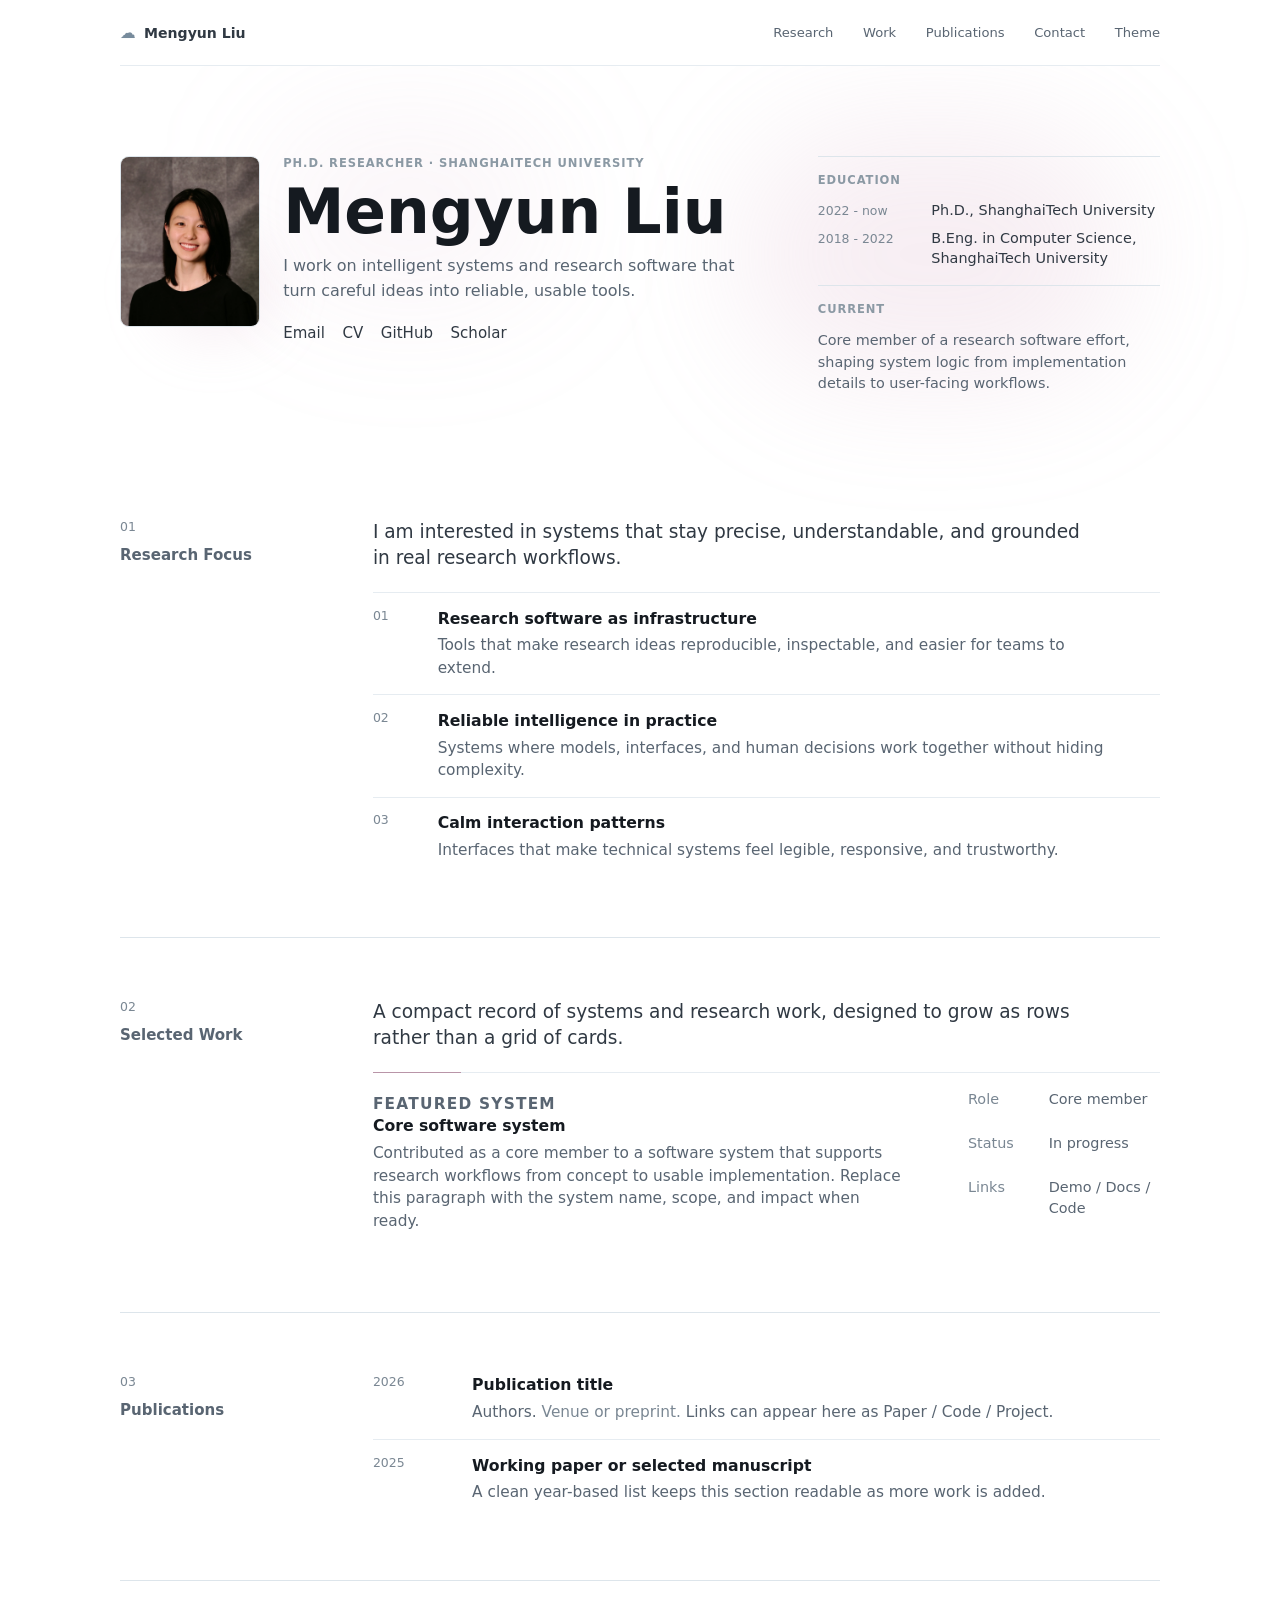
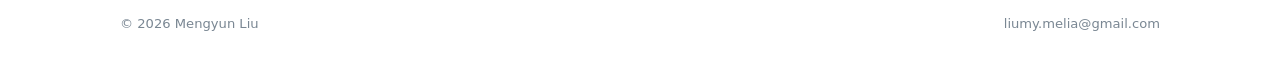
<file: index.html>
<!doctype html>
<html lang="en">
  <head>
    <meta charset="utf-8">
    <meta name="viewport" content="width=device-width, initial-scale=1">
    <title>Mengyun Liu</title>
    <meta
      name="description"
      content="Mengyun Liu is a Ph.D. researcher at ShanghaiTech University working on intelligent systems and research software."
    >
    <link
      rel="icon"
      href="data:image/svg+xml,<svg xmlns=%22http://www.w3.org/2000/svg%22 viewBox=%220 0 100 100%22><text y=%22.9em%22 font-size=%2288%22>☁️</text></svg>"
    >
    <link rel="stylesheet" href="styles.css?v=20260627-density">
    <script src="script.js?v=20260627-density" defer></script>
  </head>
  <body>
    <div class="ambient ambient-rose" aria-hidden="true"></div>
    <div class="ambient ambient-sky" aria-hidden="true"></div>

    <div class="site">
      <header class="nav" aria-label="Primary navigation">
        <a class="brand" href="#top" aria-label="Mengyun Liu home">
          <span class="cloud" aria-hidden="true">☁︎</span>
          <span>Mengyun Liu</span>
        </a>
        <nav class="nav-links" aria-label="Sections">
          <a class="text-link" href="#research">Research</a>
          <a class="text-link" href="#work">Work</a>
          <a class="text-link" href="#publications">Publications</a>
          <a class="text-link" href="#contact">Contact</a>
          <button class="theme-toggle" type="button" aria-label="Toggle dark theme">Theme</button>
        </nav>
      </header>

      <main id="top">
        <section class="hero" aria-labelledby="intro-title">
          <div class="hero-main profile-header" data-reveal>
            <figure class="profile">
              <img
                src="assets/mengyun-liu-profile.jpg"
                alt="Portrait of Mengyun Liu"
              >
            </figure>
            <div>
              <p class="eyebrow">Ph.D. researcher · ShanghaiTech University</p>
              <h1 id="intro-title">Mengyun Liu</h1>
              <p class="intro">
                I work on intelligent systems and research software that turn
                careful ideas into reliable, usable tools.
              </p>
              <div class="contact-links" aria-label="Contact links">
                <a class="text-link" href="mailto:liumy.melia@gmail.com">Email</a>
                <a class="text-link" href="#" aria-label="CV coming soon">CV</a>
                <a class="text-link" href="https://github.com/MeliaT620">GitHub</a>
                <a class="text-link" href="#" aria-label="Google Scholar coming soon">Scholar</a>
              </div>
            </div>
          </div>

          <aside class="hero-side" aria-label="Profile summary" data-reveal>
            <div class="side-block">
              <p class="micro-label">Education</p>
              <div class="timeline">
                <div class="timeline-item">
                  <span class="date">2022 - now</span>
                  <span>Ph.D., ShanghaiTech University</span>
                </div>
                <div class="timeline-item">
                  <span class="date">2018 - 2022</span>
                  <span>B.Eng. in Computer Science, ShanghaiTech University</span>
                </div>
              </div>
            </div>

            <div class="side-block">
              <p class="micro-label">Current</p>
              <p class="side-note">
                Core member of a research software effort, shaping system logic
                from implementation details to user-facing workflows.
              </p>
            </div>
          </aside>
        </section>

        <section class="section" id="research" aria-labelledby="research-title">
          <div class="section-heading" data-reveal>
            <span>01</span>
            <h2 id="research-title">Research Focus</h2>
          </div>
          <div class="section-body" data-reveal>
            <p class="section-copy">
              I am interested in systems that stay precise, understandable, and
              grounded in real research workflows.
            </p>
            <div class="row-list">
              <article class="text-row">
                <span class="row-index">01</span>
                <div>
                  <h3>Research software as infrastructure</h3>
                  <p>
                    Tools that make research ideas reproducible, inspectable,
                    and easier for teams to extend.
                  </p>
                </div>
              </article>
              <article class="text-row">
                <span class="row-index">02</span>
                <div>
                  <h3>Reliable intelligence in practice</h3>
                  <p>
                    Systems where models, interfaces, and human decisions work
                    together without hiding complexity.
                  </p>
                </div>
              </article>
              <article class="text-row">
                <span class="row-index">03</span>
                <div>
                  <h3>Calm interaction patterns</h3>
                  <p>
                    Interfaces that make technical systems feel legible,
                    responsive, and trustworthy.
                  </p>
                </div>
              </article>
            </div>
          </div>
        </section>

        <section class="section" id="work" aria-labelledby="work-title">
          <div class="section-heading" data-reveal>
            <span>02</span>
            <h2 id="work-title">Selected Work</h2>
          </div>
          <div class="section-body" data-reveal>
            <p class="section-copy">
              A compact record of systems and research work, designed to grow
              as rows rather than a grid of cards.
            </p>
            <article class="work-row">
              <div>
                <p class="micro-label">Featured system</p>
                <h3>Core software system</h3>
                <p>
                  Contributed as a core member to a software system that supports
                  research workflows from concept to usable implementation.
                  Replace this paragraph with the system name, scope, and impact
                  when ready.
                </p>
              </div>
              <dl class="detail-list">
                <div>
                  <dt>Role</dt>
                  <dd>Core member</dd>
                </div>
                <div>
                  <dt>Status</dt>
                  <dd>In progress</dd>
                </div>
                <div>
                  <dt>Links</dt>
                  <dd>Demo / Docs / Code</dd>
                </div>
              </dl>
            </article>
          </div>
        </section>

        <section class="section" id="publications" aria-labelledby="publications-title">
          <div class="section-heading" data-reveal>
            <span>03</span>
            <h2 id="publications-title">Publications</h2>
          </div>
          <div class="section-body" data-reveal>
            <div class="publication-list">
              <article class="publication">
                <span class="year">2026</span>
                <div>
                  <h3>Publication title</h3>
                  <p>
                    Authors. <span class="subtle">Venue or preprint.</span>
                    Links can appear here as Paper / Code / Project.
                  </p>
                </div>
              </article>
              <article class="publication">
                <span class="year">2025</span>
                <div>
                  <h3>Working paper or selected manuscript</h3>
                  <p>
                    A clean year-based list keeps this section readable as more
                    work is added.
                  </p>
                </div>
              </article>
            </div>
          </div>
        </section>
      </main>

      <footer class="footer" id="contact">
        <span>© 2026 Mengyun Liu</span>
        <a class="text-link" href="mailto:liumy.melia@gmail.com">liumy.melia@gmail.com</a>
      </footer>
    </div>
  </body>
</html>
</file>
<file: styles.css>
:root {
  color-scheme: light;
  --page: #ffffff;
  --surface: #fbfcfd;
  --text: #151a20;
  --text-soft: #303943;
  --muted: #596572;
  --quiet: #7a8793;
  --line: #dde5eb;
  --line-strong: #cbd6de;
  --accent: #b995a8;
  --accent-soft: rgba(212, 170, 194, 0.2);
  --accent-faint: rgba(212, 170, 194, 0.1);
  --nav-bg: rgba(255, 255, 255, 0.82);
  --scroll-track: #ffffff;
  --max: 1040px;
}

:root[data-theme="dark"] {
  color-scheme: dark;
  --page: #111418;
  --surface: #161b20;
  --text: #edf1f4;
  --text-soft: #e0e5e9;
  --muted: #c1c9d0;
  --quiet: #9aa6b0;
  --line: #2a323a;
  --line-strong: #3a444e;
  --accent: #caa4b8;
  --accent-soft: rgba(202, 164, 184, 0.16);
  --accent-faint: rgba(202, 164, 184, 0.08);
  --nav-bg: rgba(17, 20, 24, 0.78);
  --scroll-track: #111418;
}

* {
  box-sizing: border-box;
}

html {
  scroll-behavior: smooth;
}

body {
  margin: 0;
  min-height: 100vh;
  font-family:
    -apple-system, BlinkMacSystemFont, "SF Pro Display", "SF Pro Text", Inter,
    ui-sans-serif, system-ui, "Segoe UI", sans-serif;
  color: var(--text);
  background: var(--page);
  text-rendering: optimizeLegibility;
  -webkit-font-smoothing: antialiased;
}

::selection {
  background: rgba(238, 196, 218, 0.34);
}

::-webkit-scrollbar {
  width: 12px;
}

::-webkit-scrollbar-track {
  background: var(--scroll-track);
}

::-webkit-scrollbar-thumb {
  min-height: 4rem;
  border: 4px solid var(--scroll-track);
  border-radius: 999px;
  background: rgba(212, 170, 194, 0.62);
}

::-webkit-scrollbar-thumb:hover {
  background: rgba(185, 149, 168, 0.78);
}

a {
  color: inherit;
  text-decoration: none;
}

.ambient {
  position: fixed;
  z-index: -1;
  display: block;
  border-radius: 999px;
  filter: blur(62px);
  pointer-events: none;
}

.ambient-rose {
  top: 14vh;
  right: 12vw;
  width: 24rem;
  height: 16rem;
  background: var(--accent-soft);
  animation: glow-drift 16s ease-in-out infinite alternate;
}

.ambient-sky {
  display: none;
}

.site {
  width: min(100% - 2rem, var(--max));
  margin: 0 auto;
}

.nav {
  position: sticky;
  top: 0;
  z-index: 10;
  display: flex;
  align-items: center;
  justify-content: space-between;
  min-height: 4.15rem;
  border-bottom: 1px solid rgba(226, 233, 239, 0.84);
  background: var(--nav-bg);
  backdrop-filter: blur(22px);
}

.brand,
.nav-links,
.contact-links,
.footer {
  display: flex;
  align-items: center;
}

.brand {
  gap: 0.52rem;
  color: var(--text-soft);
  font-size: 0.88rem;
  font-weight: 560;
}

.cloud {
  display: inline-block;
  color: #6f8496;
  font-size: 0.98rem;
  line-height: 1;
  opacity: 0.94;
  transform-origin: 50% 60%;
  animation: cloud-drift 5.8s ease-in-out infinite alternate;
}

.nav-links {
  gap: clamp(1rem, 2.4vw, 1.85rem);
  color: var(--muted);
  font-size: 0.82rem;
}

.text-link {
  position: relative;
  display: inline-flex;
  padding: 0.2rem 0;
  color: inherit;
  white-space: nowrap;
}

.text-link::after {
  position: absolute;
  right: 0;
  bottom: 0;
  left: 0;
  height: 1px;
  transform: scaleX(0);
  transform-origin: right;
  background: var(--accent);
  content: "";
  transition: transform 260ms ease;
}

.text-link:hover::after,
.text-link:focus-visible::after {
  transform: scaleX(1);
  transform-origin: left;
}

.hero {
  position: relative;
  display: grid;
  grid-template-columns: minmax(0, 1fr) minmax(19rem, 0.54fr);
  gap: clamp(2.4rem, 5vw, 4.2rem);
  align-items: start;
  padding: clamp(3.6rem, 7vw, 5.6rem) 0 clamp(2.8rem, 5vw, 4rem);
}

.hero::before {
  position: absolute;
  top: 12%;
  left: 14%;
  width: 18rem;
  height: 12rem;
  border-radius: 999px;
  background: var(--accent-faint);
  filter: blur(66px);
  content: "";
  pointer-events: none;
}

.eyebrow,
.micro-label {
  margin: 0 0 0.9rem;
  color: #8b99a4;
  font-size: 0.72rem;
  font-weight: 620;
  letter-spacing: 0.08em;
  text-transform: uppercase;
}

h1,
h2,
h3,
p {
  margin-top: 0;
}

h1 {
  max-width: 12ch;
  margin-bottom: 0;
  color: var(--text);
  font-size: clamp(2.45rem, 4.8vw, 4.25rem);
  font-weight: 560;
  letter-spacing: 0;
  line-height: 0.9;
}

.intro {
  max-width: 34rem;
  margin: 0.9rem 0 0;
  color: var(--muted);
  font-size: clamp(0.98rem, 1.25vw, 1.08rem);
  line-height: 1.55;
}

.contact-links {
  flex-wrap: wrap;
  gap: 0.48rem 1.1rem;
  margin-top: 1.1rem;
  color: var(--text-soft);
  font-size: 0.94rem;
}

.hero-side {
  position: relative;
  display: grid;
  gap: 1rem;
  align-items: start;
}

.side-block {
  border-top: 1px solid var(--line);
  padding-top: 1rem;
}

.profile {
  position: relative;
  align-self: start;
  margin: 0;
}

.profile::before {
  position: absolute;
  inset: auto -0.7rem -0.65rem auto;
  z-index: -1;
  width: 7rem;
  height: 6rem;
  border-radius: 999px;
  background: var(--accent-soft);
  filter: blur(28px);
  content: "";
}

.profile img {
  display: block;
  width: 8.75rem;
  aspect-ratio: 0.82;
  object-fit: cover;
  object-position: 50% 45%;
  border: 1px solid var(--line);
  border-radius: 0.55rem;
}

.timeline {
  display: grid;
  gap: 0.5rem;
}

.timeline-item {
  display: grid;
  grid-template-columns: 6.2rem minmax(0, 1fr);
  gap: 0.9rem;
  align-items: baseline;
  color: var(--text-soft);
  font-size: 0.9rem;
  line-height: 1.38;
}

.date {
  color: var(--quiet);
  font-size: 0.78rem;
  white-space: nowrap;
}

.side-note {
  margin: 0;
  color: var(--muted);
  font-size: 0.9rem;
  line-height: 1.48;
}

.profile-header {
  display: grid;
  grid-template-columns: 8.75rem minmax(0, 1fr);
  gap: 1.45rem;
  align-items: start;
}

.theme-toggle {
  padding: 0;
  border: 0;
  color: var(--muted);
  background: transparent;
  font: inherit;
  cursor: pointer;
  outline: 0;
}

.theme-toggle:hover,
.theme-toggle:focus-visible {
  color: var(--text);
}

.theme-toggle:focus-visible {
  box-shadow: 0 1px 0 var(--accent);
}

.section-heading span,
.row-index,
.year {
  color: var(--quiet);
  font-size: 0.78rem;
}

.section {
  display: grid;
  grid-template-columns: minmax(9rem, 0.24fr) minmax(0, 1fr);
  gap: clamp(2rem, 5vw, 4.75rem);
  padding: clamp(2.6rem, 5vw, 3.8rem) 0;
  border-bottom: 1px solid var(--line);
}

.section-heading {
  display: grid;
  align-content: start;
  gap: 0.75rem;
}

.section-heading h2 {
  margin: 0;
  color: var(--muted);
  font-size: 0.94rem;
  font-weight: 560;
}

.section-body {
  min-width: 0;
}

.section-copy {
  max-width: 45rem;
  margin-bottom: 1.25rem;
  color: var(--text-soft);
  font-size: clamp(1.02rem, 1.45vw, 1.22rem);
  font-weight: 430;
  line-height: 1.42;
}

.row-list {
  display: grid;
}

.text-row,
.work-row,
.publication {
  border-top: 1px solid rgba(226, 233, 239, 0.86);
}

.text-row {
  display: grid;
  grid-template-columns: 2.6rem minmax(0, 1fr);
  gap: 1.45rem;
  padding: 0.92rem 0;
}

.text-row h3,
.work-row h3,
.publication h3 {
  margin: 0;
  color: var(--text);
  font-size: 0.98rem;
  font-weight: 560;
  line-height: 1.45;
}

.text-row p,
.work-row p,
.publication p {
  max-width: 43rem;
  margin: 0.24rem 0 0;
  color: var(--muted);
  font-size: 0.96rem;
  line-height: 1.48;
}

.work-row {
  position: relative;
  display: grid;
  grid-template-columns: minmax(0, 1fr) minmax(12rem, 0.34fr);
  gap: clamp(2rem, 5vw, 4.25rem);
  padding: 1rem 0 1.18rem;
}

.work-row::before {
  position: absolute;
  top: -1px;
  left: 0;
  width: 5.5rem;
  height: 1px;
  background: var(--accent);
  content: "";
  transition: width 300ms ease;
}

.work-row:hover::before {
  width: 9.5rem;
}

.detail-list {
  display: grid;
  gap: 0.62rem;
  margin: 0;
  color: var(--muted);
  font-size: 0.9rem;
  line-height: 1.5;
}

.detail-list div {
  display: grid;
  grid-template-columns: 4.15rem minmax(0, 1fr);
  gap: 0.9rem;
}

.detail-list dt {
  color: var(--quiet);
}

.detail-list dd {
  margin: 0;
}

.publication-list {
  display: grid;
}

.publication {
  display: grid;
  grid-template-columns: 4.75rem minmax(0, 1fr);
  gap: 1.45rem;
  padding: 0.95rem 0;
}

.publication:first-child {
  padding-top: 0;
  border-top: 0;
}

.subtle {
  color: var(--quiet);
}

.footer {
  flex-wrap: wrap;
  justify-content: space-between;
  gap: 1rem;
  padding: 2rem 0 2.8rem;
  color: var(--quiet);
  font-size: 0.82rem;
}

[data-reveal] {
  transform: translateY(12px);
  opacity: 0;
  transition:
    opacity 680ms ease,
    transform 680ms ease;
}

[data-reveal].is-visible {
  transform: translateY(0);
  opacity: 1;
}

@keyframes cloud-drift {
  from {
    transform: translateY(0);
  }
  to {
    transform: translateY(-3px);
  }
}

@keyframes glow-drift {
  from {
    transform: translate3d(0, 0, 0) scale(0.9);
    opacity: 0.54;
  }
  to {
    transform: translate3d(-28px, 22px, 0) scale(1.08);
    opacity: 0.9;
  }
}

@media (prefers-reduced-motion: reduce) {
  *,
  *::before,
  *::after {
    animation-duration: 0.01ms !important;
    animation-iteration-count: 1 !important;
    scroll-behavior: auto !important;
    transition-duration: 0.01ms !important;
  }

  [data-reveal] {
    transform: none;
    opacity: 1;
  }
}

@media (max-width: 860px) {
  .site {
    width: min(100% - 1.35rem, var(--max));
  }

  .nav {
    min-height: 3.8rem;
  }

  .nav-links {
    gap: 0.95rem;
    font-size: 0.78rem;
  }

  .nav-links a:nth-child(2),
  .nav-links a:nth-child(3) {
    display: none;
  }

  .hero {
    grid-template-columns: 1fr;
    min-height: auto;
    padding: 3.2rem 0 3rem;
  }

  .profile-header {
    grid-template-columns: 7.4rem minmax(0, 1fr);
  }

  h1 {
    font-size: clamp(4rem, 17vw, 6.15rem);
  }

  .hero-side {
    grid-template-columns: 7.4rem minmax(0, 1fr);
  }

  .profile img {
    width: 7.4rem;
  }

  .section {
    grid-template-columns: 1fr;
    gap: 1.3rem;
    padding: 3.4rem 0;
  }

  .section-heading {
    grid-template-columns: 2.6rem 1fr;
    align-items: baseline;
  }

  .work-row,
  .publication {
    grid-template-columns: 1fr;
    gap: 1.2rem;
  }
}

@media (max-width: 560px) {
  .ambient {
    width: 12rem;
    height: 8rem;
  }

  .brand span:last-child {
    display: none;
  }

  .hero {
    padding-top: 2.8rem;
  }

  .profile-header {
    grid-template-columns: 1fr;
    gap: 1.1rem;
  }

  .contact-links {
    gap: 0.55rem 1.05rem;
  }

  .timeline-item,
  .text-row,
  .detail-list div {
    grid-template-columns: 1fr;
    gap: 0.35rem;
  }

  .hero-side {
    grid-template-columns: 1fr;
  }

  .profile img {
    width: 7.4rem;
  }
}
</file>
